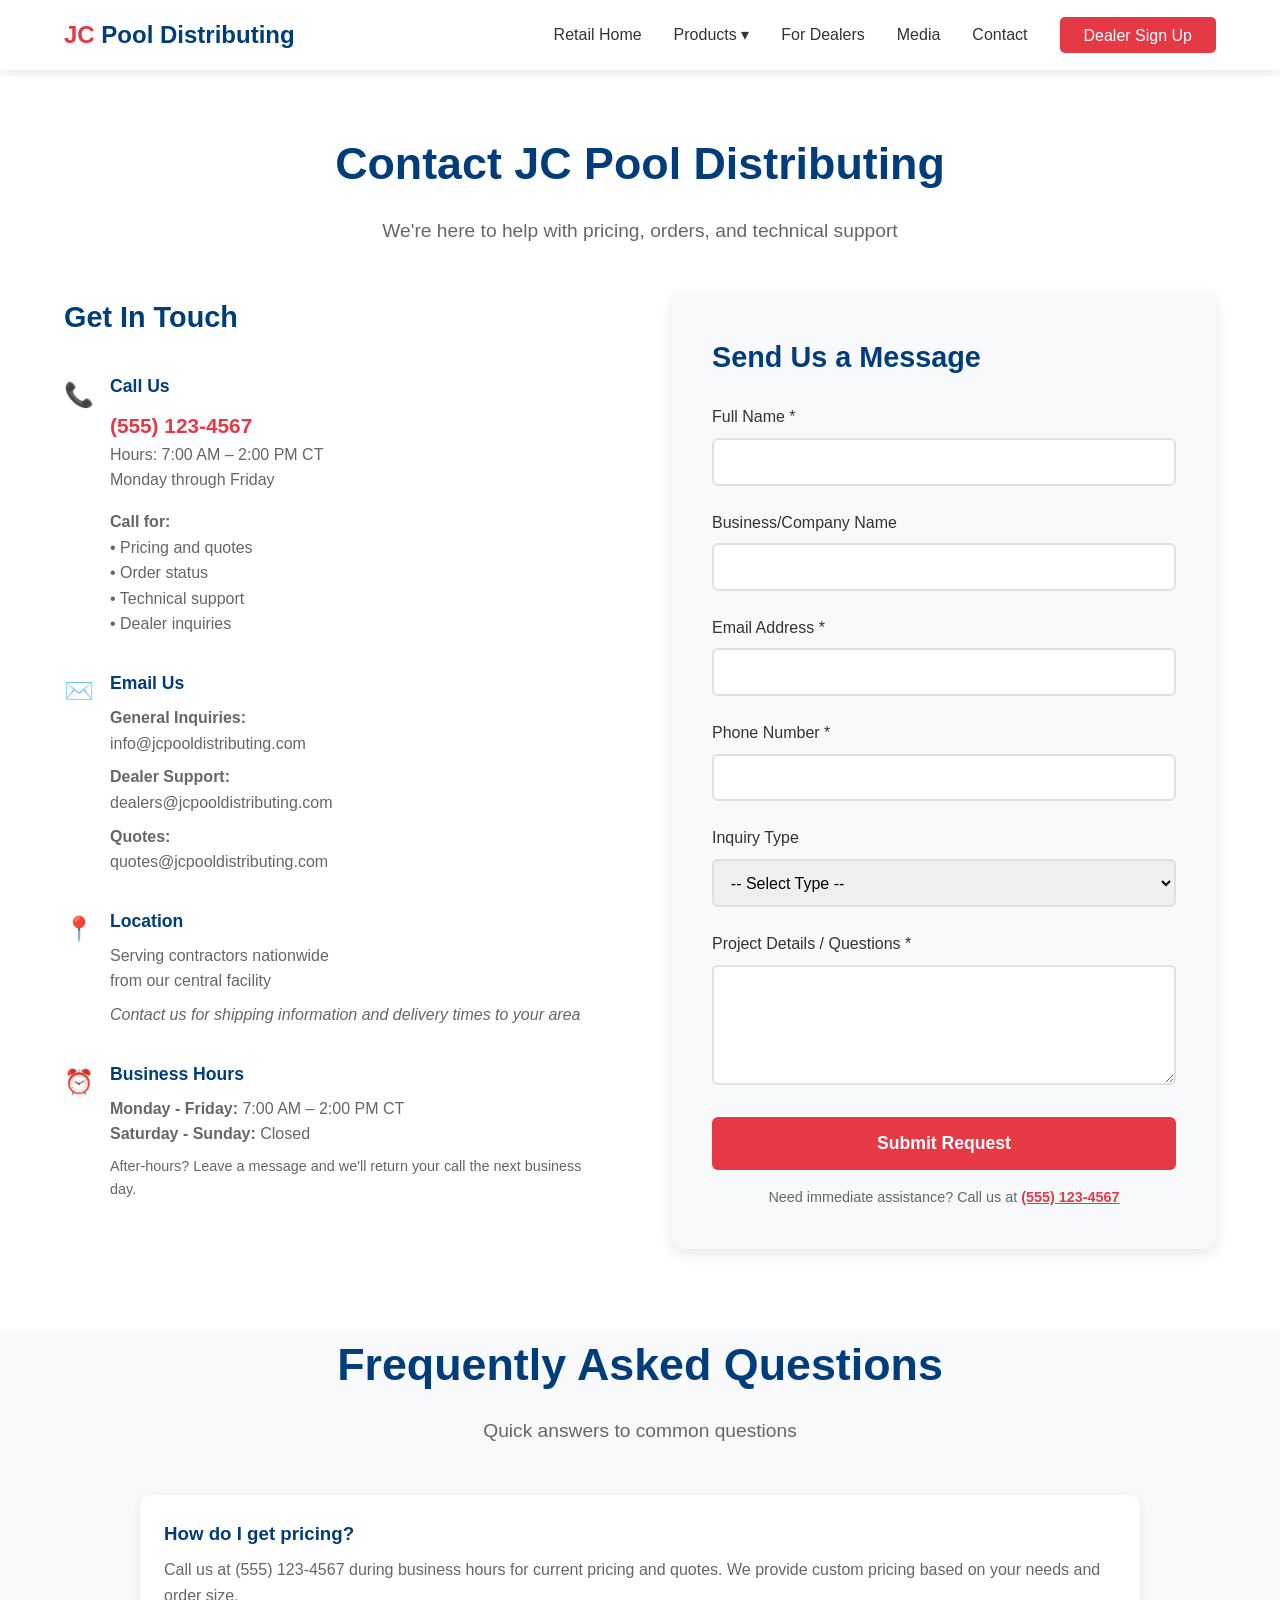
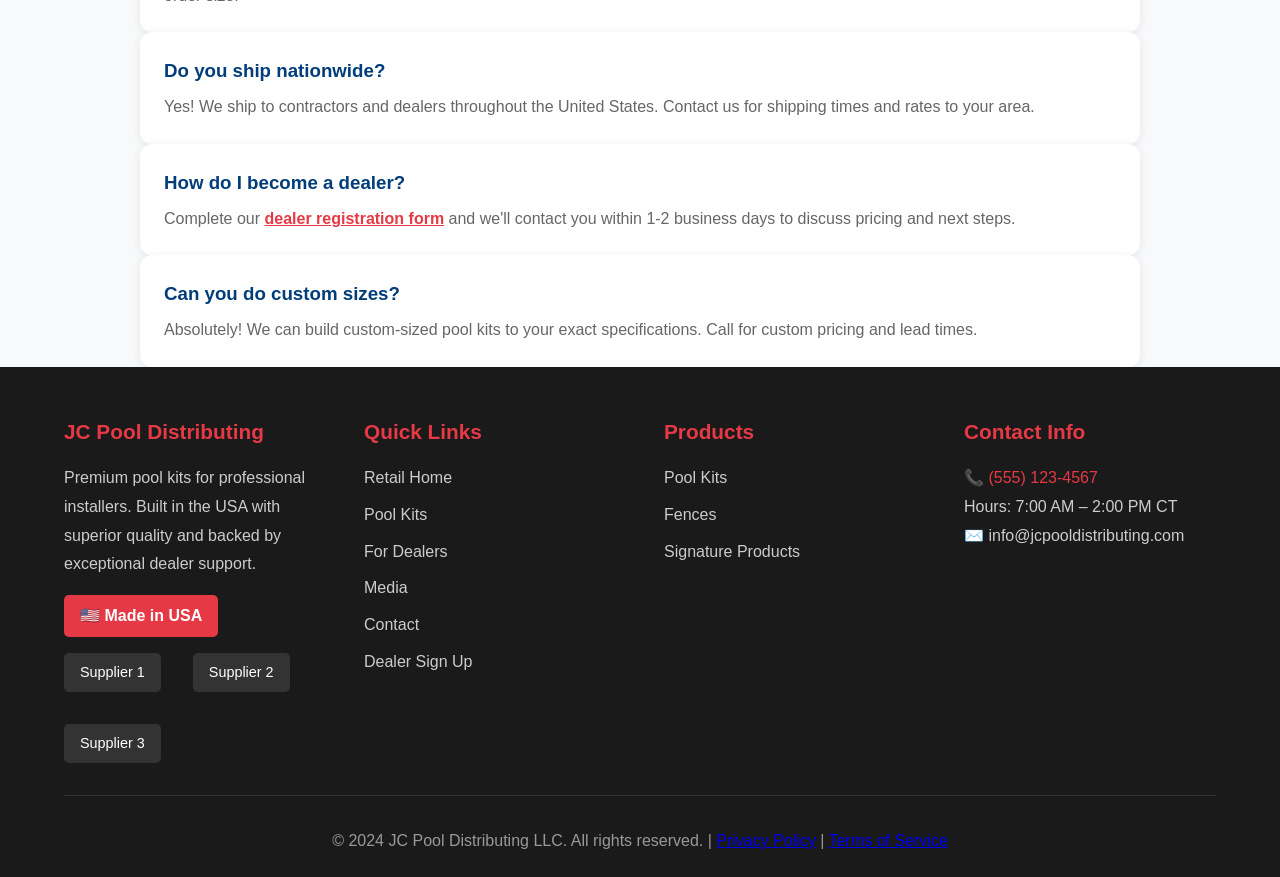
<file: contact.html>
<!DOCTYPE html>
<html lang="en">
<head>
    <meta charset="UTF-8">
    <meta name="viewport" content="width=device-width, initial-scale=1.0">
    <title>Contact Us - JC Pool Distributing LLC</title>
    <link rel="stylesheet" href="styles.css">
</head>
<body>
    <!-- Navigation -->
    <nav>
        <div class="nav-container">
            <div class="logo">
                <span class="logo-highlight">JC</span> Pool Distributing
            </div>
            <ul class="nav-links">
                <li><a href="index.html">Retail Home</a></li>
                <li class="dropdown">
                    <a href="#products">Products ▾</a>
                    <div class="dropdown-content">
                        <a href="pool-kits.html">Pool Kits</a>
                        <a href="fences.html">Fences</a>
                        <a href="signature-products.html">Signature Products</a>
                    </div>
                </li>
                <li><a href="for-dealers.html">For Dealers</a></li>
                <li><a href="media.html">Media</a></li>
                <li><a href="contact.html">Contact</a></li>
                <li><a href="dealer-signup.html" class="nav-cta">Dealer Sign Up</a></li>
            </ul>
        </div>
    </nav>

    <!-- Contact Section -->
    <section class="contact" style="padding-top: 8rem;">
        <div class="section-title">
            <h2>Contact JC Pool Distributing</h2>
            <p>We're here to help with pricing, orders, and technical support</p>
        </div>

        <div class="contact-container">
            <div class="contact-info">
                <h3>Get In Touch</h3>

                <div class="contact-item">
                    <div class="contact-icon">📞</div>
                    <div class="contact-details">
                        <h4>Call Us</h4>
                        <a href="tel:+15551234567">(555) 123-4567</a>
                        <p>Hours: 7:00 AM – 2:00 PM CT<br>Monday through Friday</p>
                        <p style="margin-top: 1rem;"><strong>Call for:</strong><br>
                        • Pricing and quotes<br>
                        • Order status<br>
                        • Technical support<br>
                        • Dealer inquiries</p>
                    </div>
                </div>

                <div class="contact-item">
                    <div class="contact-icon">✉️</div>
                    <div class="contact-details">
                        <h4>Email Us</h4>
                        <p><strong>General Inquiries:</strong><br>info@jcpooldistributing.com</p>
                        <p style="margin-top: 0.5rem;"><strong>Dealer Support:</strong><br>dealers@jcpooldistributing.com</p>
                        <p style="margin-top: 0.5rem;"><strong>Quotes:</strong><br>quotes@jcpooldistributing.com</p>
                    </div>
                </div>

                <div class="contact-item">
                    <div class="contact-icon">📍</div>
                    <div class="contact-details">
                        <h4>Location</h4>
                        <p>Serving contractors nationwide<br>from our central facility</p>
                        <p style="margin-top: 0.5rem; font-style: italic;">Contact us for shipping information and delivery times to your area</p>
                    </div>
                </div>

                <div class="contact-item">
                    <div class="contact-icon">⏰</div>
                    <div class="contact-details">
                        <h4>Business Hours</h4>
                        <p><strong>Monday - Friday:</strong> 7:00 AM – 2:00 PM CT<br>
                        <strong>Saturday - Sunday:</strong> Closed</p>
                        <p style="margin-top: 0.5rem; font-size: 0.9rem;">After-hours? Leave a message and we'll return your call the next business day.</p>
                    </div>
                </div>
            </div>

            <div class="contact-form">
                <h3>Send Us a Message</h3>
                <form>
                    <div class="form-group">
                        <label for="name">Full Name *</label>
                        <input type="text" id="name" name="name" required>
                    </div>

                    <div class="form-group">
                        <label for="business">Business/Company Name</label>
                        <input type="text" id="business" name="business">
                    </div>

                    <div class="form-group">
                        <label for="email">Email Address *</label>
                        <input type="email" id="email" name="email" required>
                    </div>

                    <div class="form-group">
                        <label for="phone">Phone Number *</label>
                        <input type="tel" id="phone" name="phone" required>
                    </div>

                    <div class="form-group">
                        <label for="inquiry">Inquiry Type</label>
                        <select id="inquiry" name="inquiry">
                            <option value="">-- Select Type --</option>
                            <option value="pricing">Pricing & Quotes</option>
                            <option value="dealer">Dealer Inquiries</option>
                            <option value="technical">Technical Support</option>
                            <option value="order">Order Status</option>
                            <option value="general">General Questions</option>
                        </select>
                    </div>

                    <div class="form-group">
                        <label for="project">Project Details / Questions *</label>
                        <textarea id="project" name="project" required></textarea>
                    </div>

                    <button type="submit" class="submit-button">Submit Request</button>

                    <p style="text-align: center; margin-top: 1rem; color: #666; font-size: 0.9rem;">
                        Need immediate assistance? Call us at <a href="tel:+15551234567" style="color: #e63946; font-weight: 600;">(555) 123-4567</a>
                    </p>
                </form>
            </div>
        </div>
    </section>

    <!-- FAQ Section -->
    <section class="features" style="background: #f8f9fa;">
        <div class="section-title">
            <h2>Frequently Asked Questions</h2>
            <p>Quick answers to common questions</p>
        </div>

        <div class="features-grid" style="max-width: 1000px; margin: 3rem auto 0; grid-template-columns: 1fr;">
            <div style="text-align: left; padding: 1.5rem; background: white; border-radius: 12px; box-shadow: 0 2px 10px rgba(0,0,0,0.08);">
                <h3 style="color: #003d7a; margin-bottom: 0.5rem;">How do I get pricing?</h3>
                <p style="color: #666; margin: 0;">Call us at (555) 123-4567 during business hours for current pricing and quotes. We provide custom pricing based on your needs and order size.</p>
            </div>

            <div style="text-align: left; padding: 1.5rem; background: white; border-radius: 12px; box-shadow: 0 2px 10px rgba(0,0,0,0.08);">
                <h3 style="color: #003d7a; margin-bottom: 0.5rem;">Do you ship nationwide?</h3>
                <p style="color: #666; margin: 0;">Yes! We ship to contractors and dealers throughout the United States. Contact us for shipping times and rates to your area.</p>
            </div>

            <div style="text-align: left; padding: 1.5rem; background: white; border-radius: 12px; box-shadow: 0 2px 10px rgba(0,0,0,0.08);">
                <h3 style="color: #003d7a; margin-bottom: 0.5rem;">How do I become a dealer?</h3>
                <p style="color: #666; margin: 0;">Complete our <a href="dealer-signup.html" style="color: #e63946; font-weight: 600;">dealer registration form</a> and we'll contact you within 1-2 business days to discuss pricing and next steps.</p>
            </div>

            <div style="text-align: left; padding: 1.5rem; background: white; border-radius: 12px; box-shadow: 0 2px 10px rgba(0,0,0,0.08);">
                <h3 style="color: #003d7a; margin-bottom: 0.5rem;">Can you do custom sizes?</h3>
                <p style="color: #666; margin: 0;">Absolutely! We can build custom-sized pool kits to your exact specifications. Call for custom pricing and lead times.</p>
            </div>
        </div>
    </section>

    <!-- Footer -->
    <footer class="footer">
        <div class="footer-content">
            <div class="footer-section">
                <h3>JC Pool Distributing</h3>
                <p>Premium pool kits for professional installers. Built in the USA with superior quality and backed by exceptional dealer support.</p>
                <div class="made-in-usa">🇺🇸 Made in USA</div>
                <div class="supplier-logos">
                    <div class="supplier-logo">Supplier 1</div>
                    <div class="supplier-logo">Supplier 2</div>
                    <div class="supplier-logo">Supplier 3</div>
                </div>
            </div>

            <div class="footer-section">
                <h3>Quick Links</h3>
                <ul class="footer-links">
                    <li><a href="index.html">Retail Home</a></li>
                    <li><a href="pool-kits.html">Pool Kits</a></li>
                    <li><a href="for-dealers.html">For Dealers</a></li>
                    <li><a href="media.html">Media</a></li>
                    <li><a href="contact.html">Contact</a></li>
                    <li><a href="dealer-signup.html">Dealer Sign Up</a></li>
                </ul>
            </div>

            <div class="footer-section">
                <h3>Products</h3>
                <ul class="footer-links">
                    <li><a href="pool-kits.html">Pool Kits</a></li>
                    <li><a href="fences.html">Fences</a></li>
                    <li><a href="signature-products.html">Signature Products</a></li>
                </ul>
            </div>

            <div class="footer-section">
                <h3>Contact Info</h3>
                <p>📞 <a href="tel:+15551234567" style="color: #e63946;">(555) 123-4567</a></p>
                <p>Hours: 7:00 AM – 2:00 PM CT</p>
                <p>✉️ info@jcpooldistributing.com</p>
            </div>
        </div>

        <div class="footer-bottom">
            <p>&copy; 2024 JC Pool Distributing LLC. All rights reserved. | <a href="#">Privacy Policy</a> | <a href="#">Terms of Service</a></p>
        </div>
    </footer>

</body>
</html>
</file>
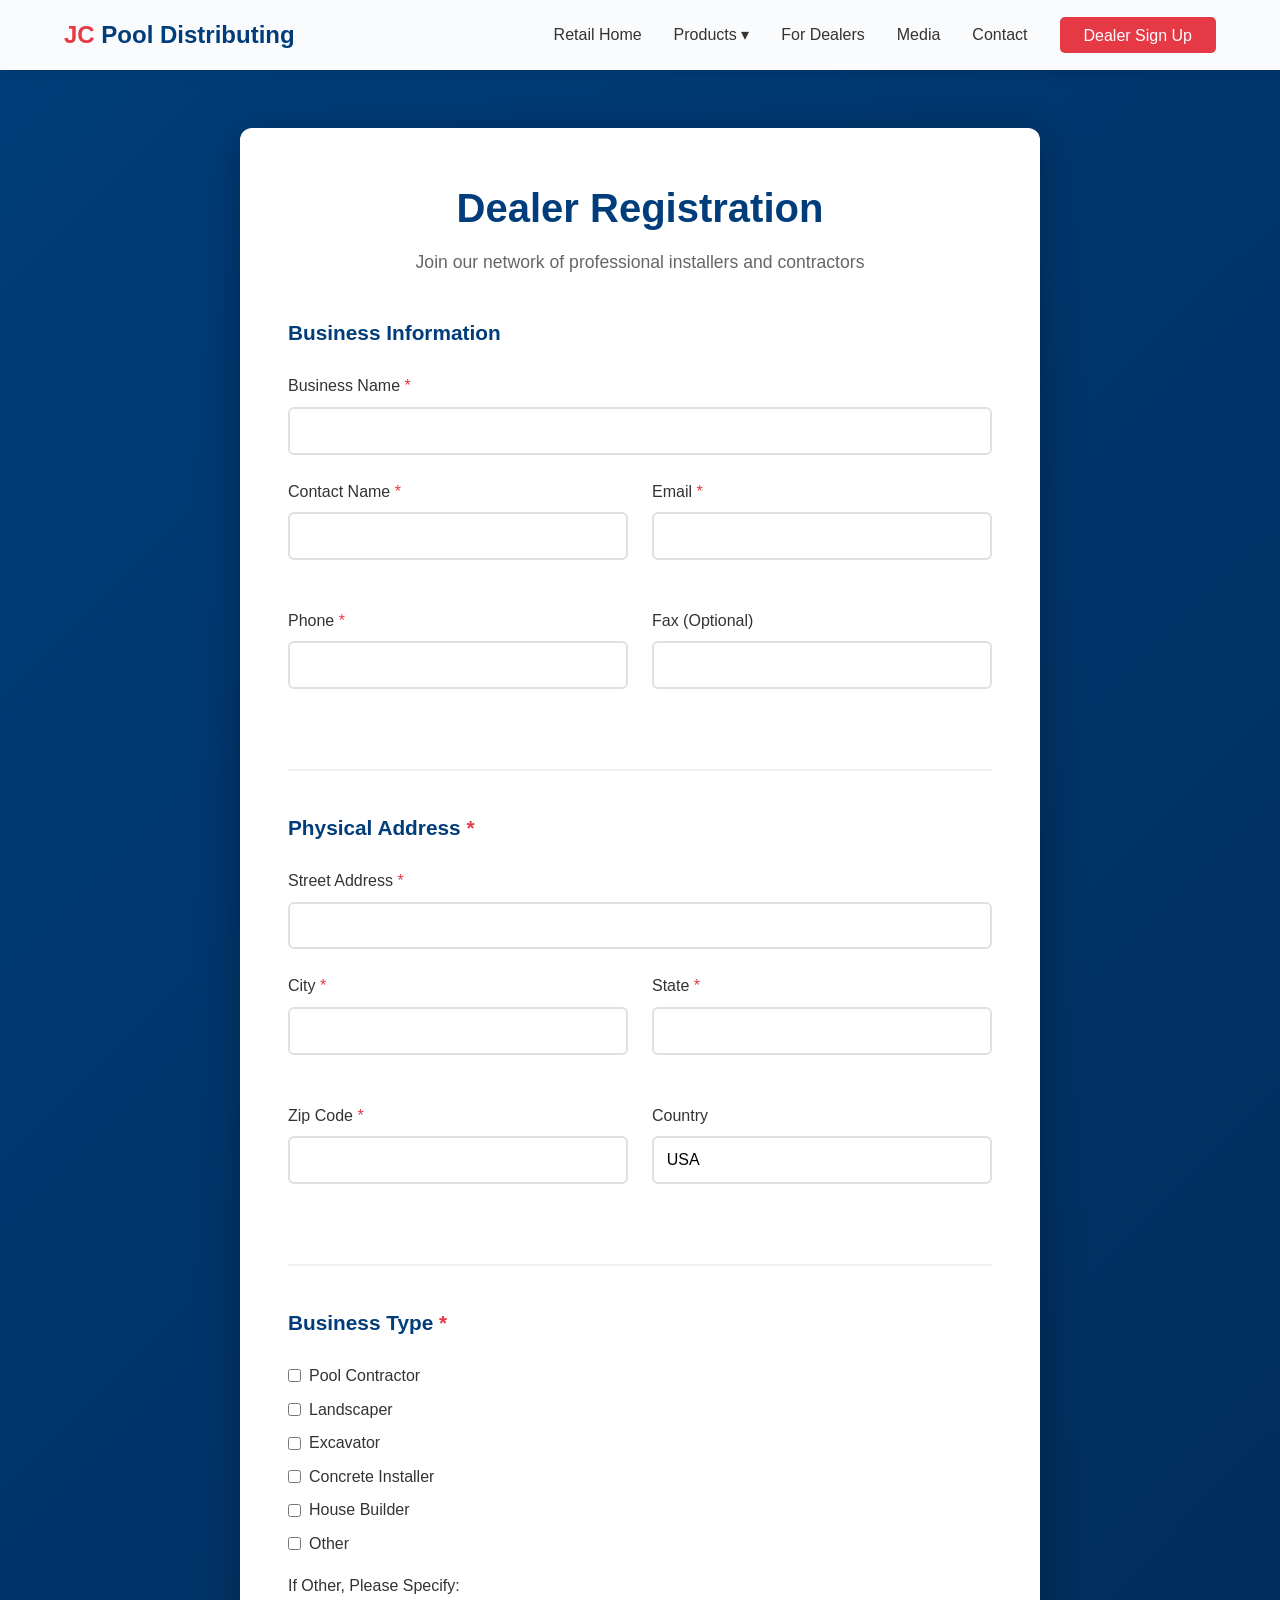
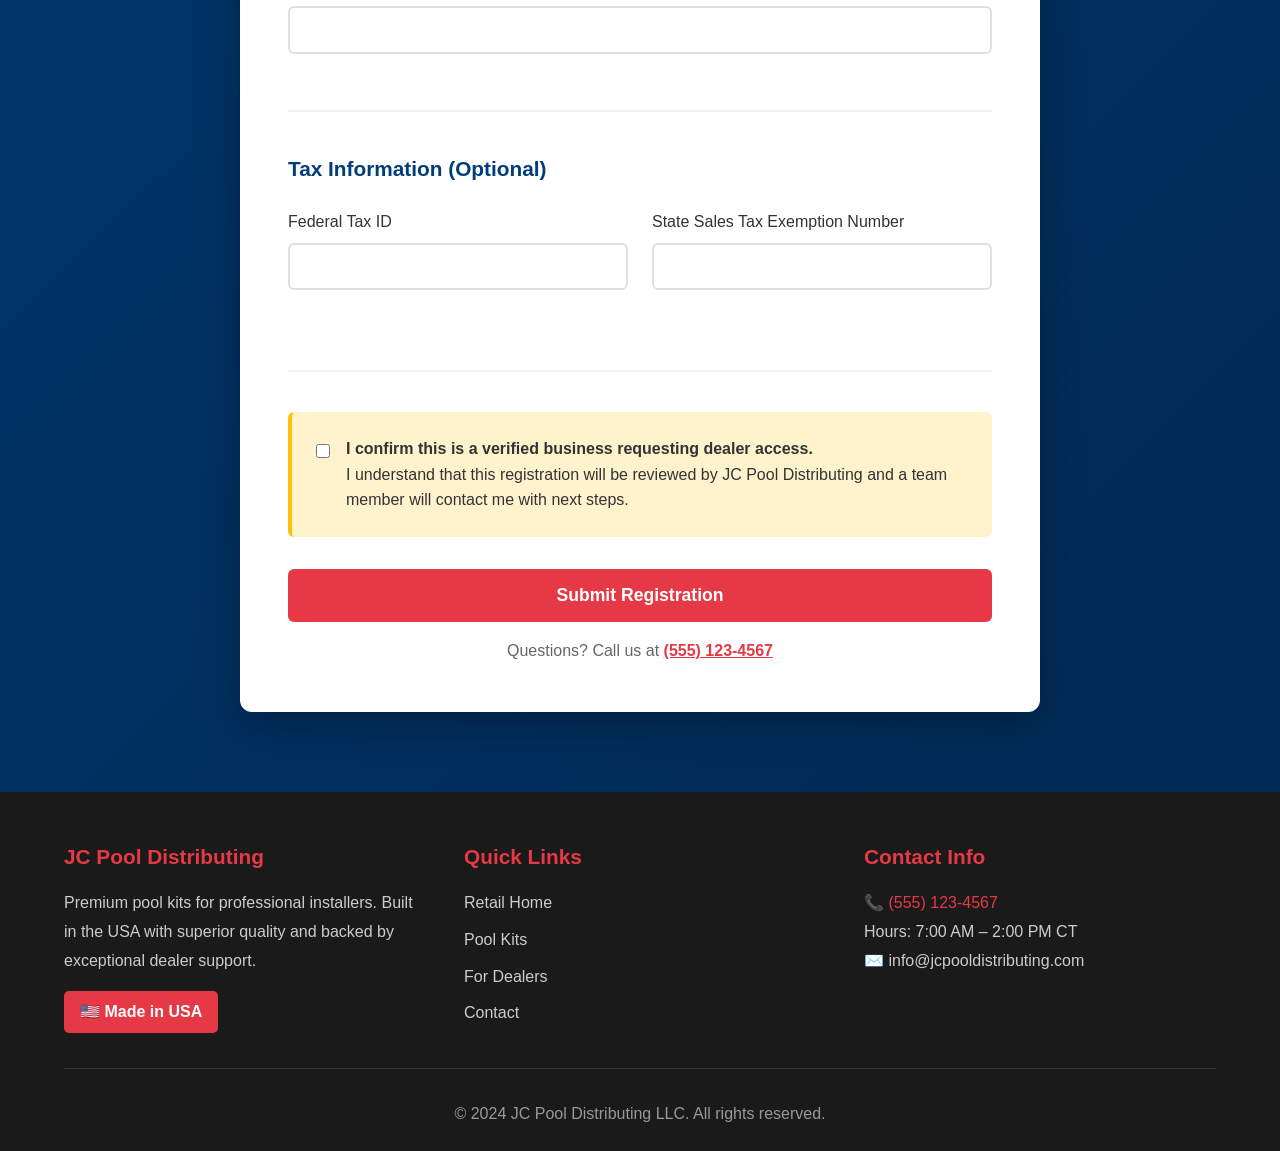
<file: dealer-signup.html>
<!DOCTYPE html>
<html lang="en">
<head>
    <meta charset="UTF-8">
    <meta name="viewport" content="width=device-width, initial-scale=1.0">
    <title>Dealer Sign Up - JC Pool Distributing LLC</title>
    <link rel="stylesheet" href="styles.css">
    <style>
        .signup-section {
            padding: 8rem 5% 5rem;
            background: linear-gradient(135deg, #003d7a 0%, #002a54 100%);
            min-height: 100vh;
        }

        .signup-container {
            max-width: 800px;
            margin: 0 auto;
            background: white;
            padding: 3rem;
            border-radius: 12px;
            box-shadow: 0 10px 40px rgba(0,0,0,0.3);
        }

        .signup-header {
            text-align: center;
            margin-bottom: 2.5rem;
        }

        .signup-header h1 {
            font-size: 2.5rem;
            color: #003d7a;
            margin-bottom: 0.5rem;
        }

        .signup-header p {
            color: #666;
            font-size: 1.1rem;
        }

        .form-section {
            margin-bottom: 2.5rem;
            padding-bottom: 2rem;
            border-bottom: 2px solid #f0f0f0;
        }

        .form-section:last-of-type {
            border-bottom: none;
        }

        .form-section h3 {
            color: #003d7a;
            margin-bottom: 1.5rem;
            font-size: 1.3rem;
        }

        .form-row {
            display: grid;
            grid-template-columns: 1fr 1fr;
            gap: 1.5rem;
            margin-bottom: 1.5rem;
        }

        .form-row-full {
            margin-bottom: 1.5rem;
        }

        .required {
            color: #e63946;
        }

        .approval-checkbox {
            background: #fff3cd;
            border-left: 4px solid #ffc107;
            padding: 1.5rem;
            border-radius: 6px;
            margin: 2rem 0;
        }

        .approval-checkbox label {
            display: flex;
            align-items: start;
            gap: 1rem;
            cursor: pointer;
        }

        .approval-checkbox input[type="checkbox"] {
            margin-top: 0.3rem;
            width: 20px;
            height: 20px;
            cursor: pointer;
        }

        .submit-section {
            text-align: center;
            margin-top: 2rem;
        }

        @media (max-width: 768px) {
            .form-row {
                grid-template-columns: 1fr;
            }

            .signup-container {
                padding: 2rem 1.5rem;
            }

            .signup-header h1 {
                font-size: 2rem;
            }
        }
    </style>
</head>
<body>
    <!-- Navigation -->
    <nav>
        <div class="nav-container">
            <div class="logo">
                <span class="logo-highlight">JC</span> Pool Distributing
            </div>
            <ul class="nav-links">
                <li><a href="index.html">Retail Home</a></li>
                <li class="dropdown">
                    <a href="#products">Products ▾</a>
                    <div class="dropdown-content">
                        <a href="pool-kits.html">Pool Kits</a>
                        <a href="fences.html">Fences</a>
                        <a href="signature-products.html">Signature Products</a>
                    </div>
                </li>
                <li><a href="for-dealers.html">For Dealers</a></li>
                <li><a href="media.html">Media</a></li>
                <li><a href="contact.html">Contact</a></li>
                <li><a href="dealer-signup.html" class="nav-cta">Dealer Sign Up</a></li>
            </ul>
        </div>
    </nav>

    <!-- Dealer Signup Section -->
    <section class="signup-section">
        <div class="signup-container">
            <div class="signup-header">
                <h1>Dealer Registration</h1>
                <p>Join our network of professional installers and contractors</p>
            </div>

            <form id="dealerSignupForm">
                <!-- Business Information -->
                <div class="form-section">
                    <h3>Business Information</h3>

                    <div class="form-row-full">
                        <div class="form-group">
                            <label for="businessName">Business Name <span class="required">*</span></label>
                            <input type="text" id="businessName" name="businessName" required>
                        </div>
                    </div>

                    <div class="form-row">
                        <div class="form-group">
                            <label for="contactName">Contact Name <span class="required">*</span></label>
                            <input type="text" id="contactName" name="contactName" required>
                        </div>

                        <div class="form-group">
                            <label for="email">Email <span class="required">*</span></label>
                            <input type="email" id="email" name="email" required>
                        </div>
                    </div>

                    <div class="form-row">
                        <div class="form-group">
                            <label for="phone">Phone <span class="required">*</span></label>
                            <input type="tel" id="phone" name="phone" required>
                        </div>

                        <div class="form-group">
                            <label for="fax">Fax (Optional)</label>
                            <input type="tel" id="fax" name="fax">
                        </div>
                    </div>
                </div>

                <!-- Physical Address -->
                <div class="form-section">
                    <h3>Physical Address <span class="required">*</span></h3>

                    <div class="form-row-full">
                        <div class="form-group">
                            <label for="street">Street Address <span class="required">*</span></label>
                            <input type="text" id="street" name="street" required>
                        </div>
                    </div>

                    <div class="form-row">
                        <div class="form-group">
                            <label for="city">City <span class="required">*</span></label>
                            <input type="text" id="city" name="city" required>
                        </div>

                        <div class="form-group">
                            <label for="state">State <span class="required">*</span></label>
                            <input type="text" id="state" name="state" required>
                        </div>
                    </div>

                    <div class="form-row">
                        <div class="form-group">
                            <label for="zip">Zip Code <span class="required">*</span></label>
                            <input type="text" id="zip" name="zip" required>
                        </div>

                        <div class="form-group">
                            <label for="country">Country</label>
                            <input type="text" id="country" name="country" value="USA">
                        </div>
                    </div>
                </div>

                <!-- Business Type -->
                <div class="form-section">
                    <h3>Business Type <span class="required">*</span></h3>

                    <div class="checkbox-group">
                        <label>
                            <input type="checkbox" name="businessType" value="pool-contractor">
                            Pool Contractor
                        </label>
                        <label>
                            <input type="checkbox" name="businessType" value="landscaper">
                            Landscaper
                        </label>
                        <label>
                            <input type="checkbox" name="businessType" value="excavator">
                            Excavator
                        </label>
                        <label>
                            <input type="checkbox" name="businessType" value="concrete-installer">
                            Concrete Installer
                        </label>
                        <label>
                            <input type="checkbox" name="businessType" value="house-builder">
                            House Builder
                        </label>
                        <label>
                            <input type="checkbox" name="businessType" value="other">
                            Other
                        </label>
                    </div>

                    <div class="form-row-full" style="margin-top: 1rem;">
                        <div class="form-group">
                            <label for="otherType">If Other, Please Specify:</label>
                            <input type="text" id="otherType" name="otherType">
                        </div>
                    </div>
                </div>

                <!-- Tax Information (Optional) -->
                <div class="form-section">
                    <h3>Tax Information (Optional)</h3>

                    <div class="form-row">
                        <div class="form-group">
                            <label for="taxId">Federal Tax ID</label>
                            <input type="text" id="taxId" name="taxId">
                        </div>

                        <div class="form-group">
                            <label for="salesTaxExempt">State Sales Tax Exemption Number</label>
                            <input type="text" id="salesTaxExempt" name="salesTaxExempt">
                        </div>
                    </div>
                </div>

                <!-- Approval Checkbox -->
                <div class="approval-checkbox">
                    <label>
                        <input type="checkbox" id="approval" name="approval" required>
                        <span>
                            <strong>I confirm this is a verified business requesting dealer access.</strong><br>
                            I understand that this registration will be reviewed by JC Pool Distributing and a team member will contact me with next steps.
                        </span>
                    </label>
                </div>

                <!-- Submit Button -->
                <div class="submit-section">
                    <button type="submit" class="submit-button">Submit Registration</button>
                    <p style="margin-top: 1rem; color: #666;">
                        Questions? Call us at <a href="tel:+15551234567" style="color: #e63946; font-weight: 600;">(555) 123-4567</a>
                    </p>
                </div>
            </form>
        </div>
    </section>

    <!-- Footer -->
    <footer class="footer">
        <div class="footer-content">
            <div class="footer-section">
                <h3>JC Pool Distributing</h3>
                <p>Premium pool kits for professional installers. Built in the USA with superior quality and backed by exceptional dealer support.</p>
                <div class="made-in-usa">🇺🇸 Made in USA</div>
            </div>

            <div class="footer-section">
                <h3>Quick Links</h3>
                <ul class="footer-links">
                    <li><a href="index.html">Retail Home</a></li>
                    <li><a href="pool-kits.html">Pool Kits</a></li>
                    <li><a href="for-dealers.html">For Dealers</a></li>
                    <li><a href="contact.html">Contact</a></li>
                </ul>
            </div>

            <div class="footer-section">
                <h3>Contact Info</h3>
                <p>📞 <a href="tel:+15551234567" style="color: #e63946;">(555) 123-4567</a></p>
                <p>Hours: 7:00 AM – 2:00 PM CT</p>
                <p>✉️ info@jcpooldistributing.com</p>
            </div>
        </div>

        <div class="footer-bottom">
            <p>&copy; 2024 JC Pool Distributing LLC. All rights reserved.</p>
        </div>
    </footer>

    <script>
        document.getElementById('dealerSignupForm').addEventListener('submit', function(e) {
            e.preventDefault();

            // In a real implementation, this would send data to a backend
            alert('Thank you — your registration has been received. A team member will contact you with next steps.');

            // Optionally redirect to a thank you page
            // window.location.href = 'thank-you.html';
        });
    </script>

</body>
</html>
</file>
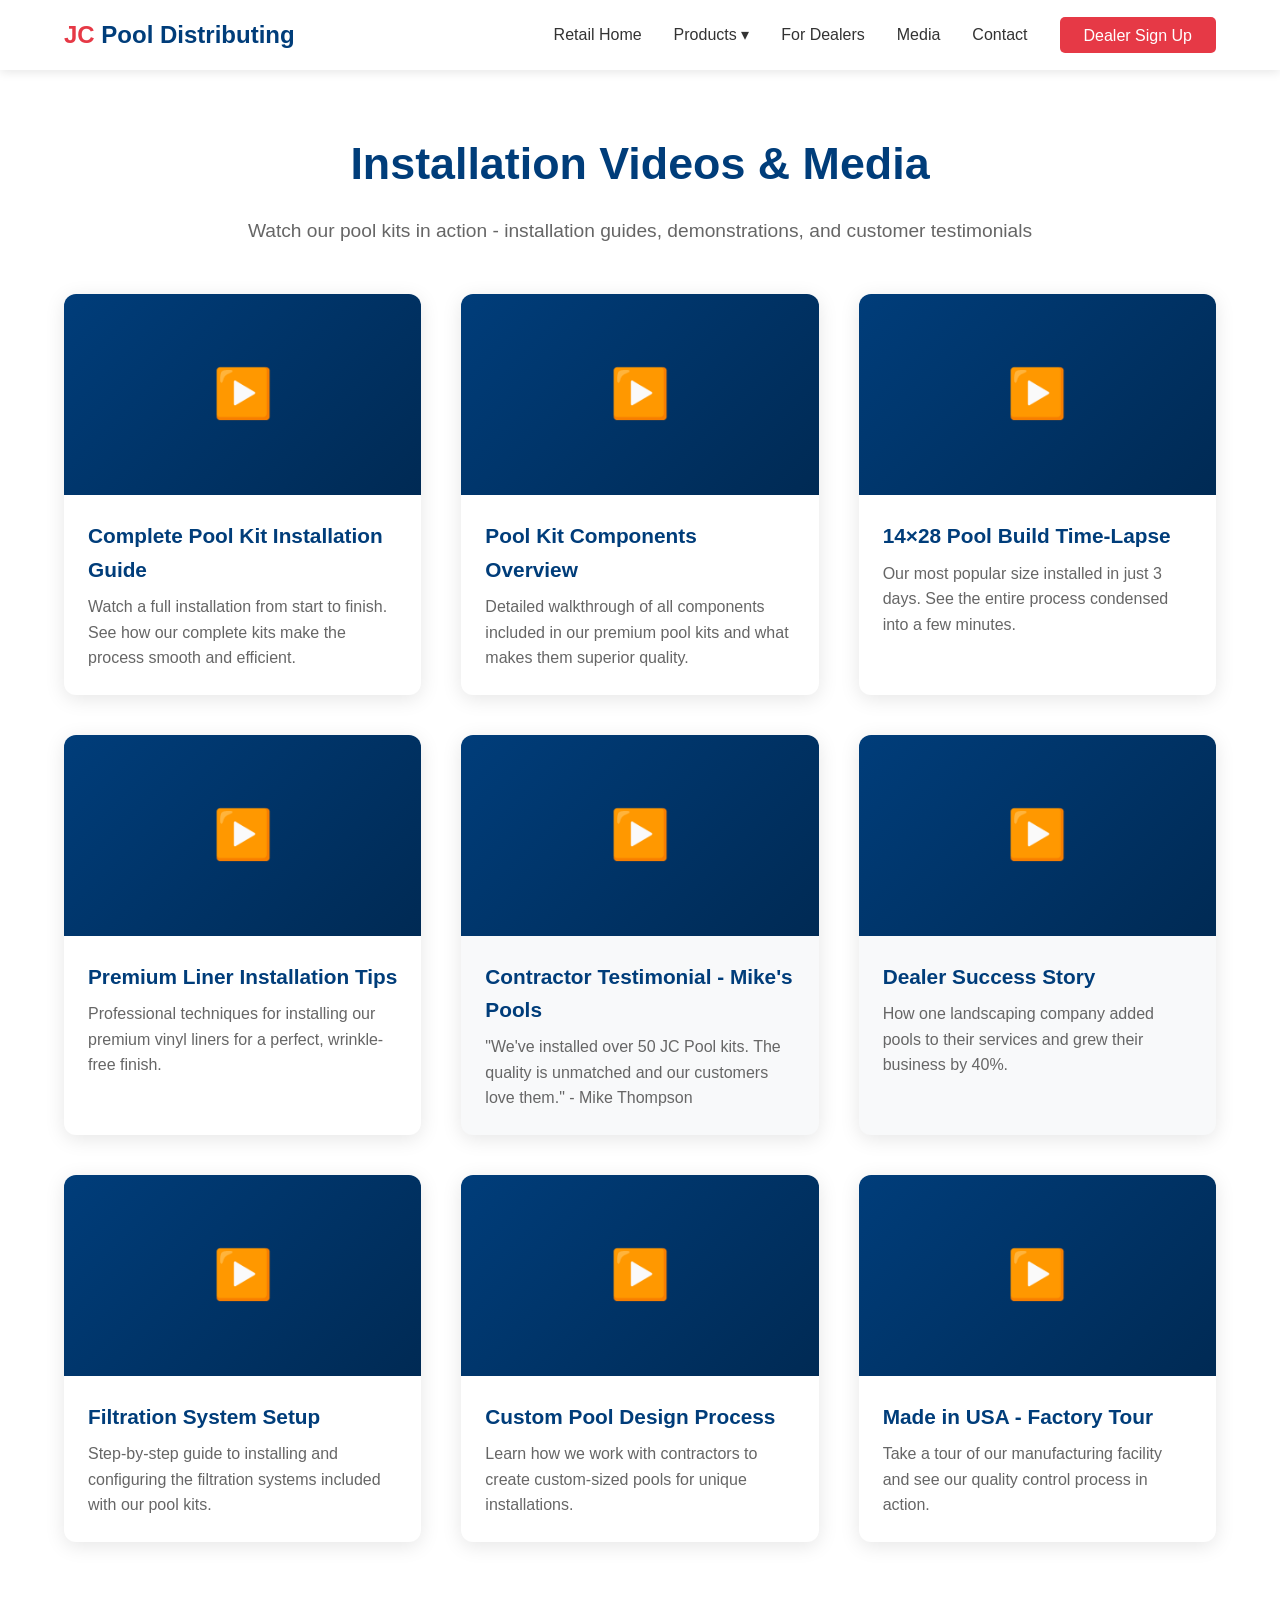
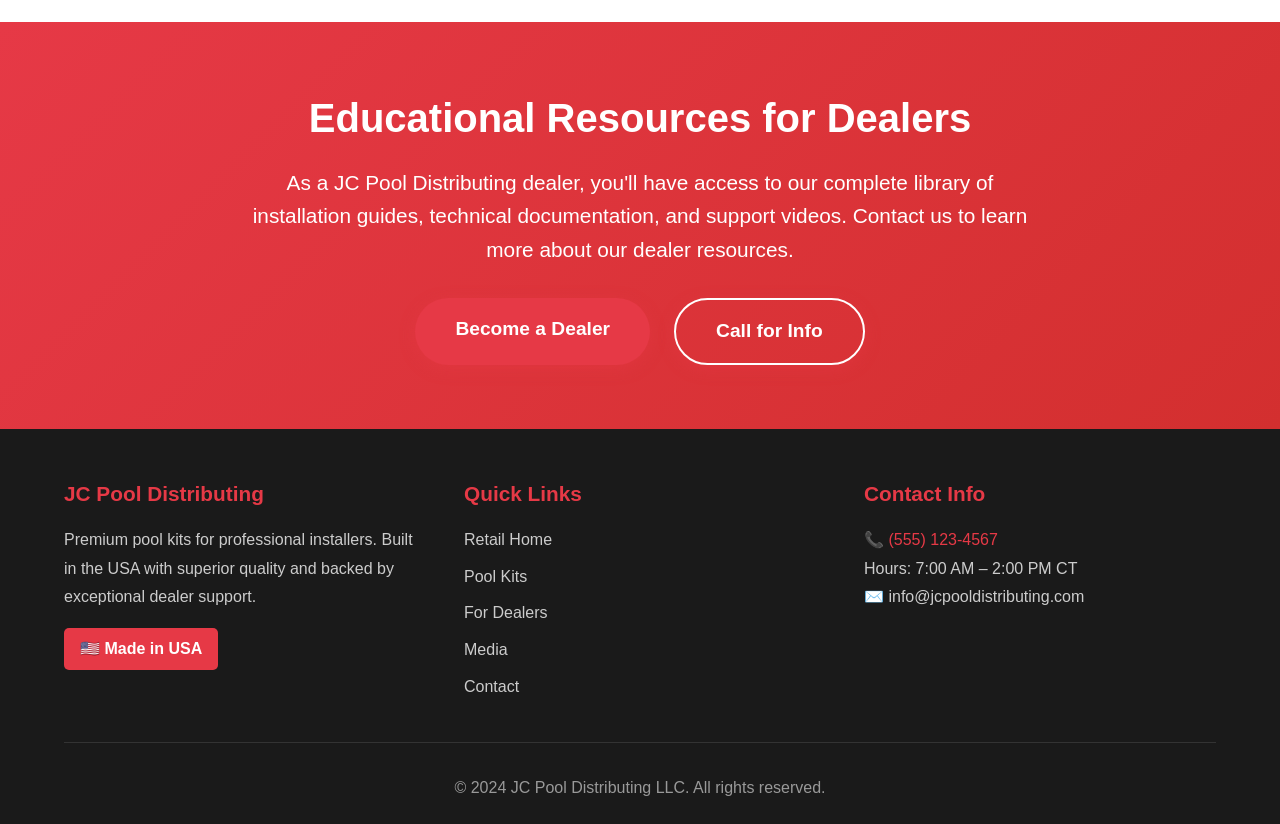
<file: media.html>
<!DOCTYPE html>
<html lang="en">
<head>
    <meta charset="UTF-8">
    <meta name="viewport" content="width=device-width, initial-scale=1.0">
    <title>Media - JC Pool Distributing LLC</title>
    <link rel="stylesheet" href="styles.css">
    <style>
        .media-section {
            padding: 8rem 5% 5rem;
            background: white;
        }

        .video-grid {
            display: grid;
            grid-template-columns: repeat(auto-fit, minmax(350px, 1fr));
            gap: 2.5rem;
            max-width: 1200px;
            margin: 3rem auto 0;
        }

        .video-card {
            background: white;
            border-radius: 12px;
            overflow: hidden;
            box-shadow: 0 4px 20px rgba(0,0,0,0.1);
            transition: all 0.3s;
        }

        .video-card:hover {
            transform: translateY(-5px);
            box-shadow: 0 8px 30px rgba(0,61,122,0.2);
        }

        .video-thumbnail {
            width: 100%;
            aspect-ratio: 16/9;
            background: linear-gradient(135deg, #003d7a 0%, #002a54 100%);
            display: flex;
            align-items: center;
            justify-content: center;
            font-size: 3rem;
            color: white;
            cursor: pointer;
        }

        .video-info {
            padding: 1.5rem;
        }

        .video-info h3 {
            color: #003d7a;
            margin-bottom: 0.5rem;
            font-size: 1.3rem;
        }

        .video-info p {
            color: #666;
            line-height: 1.6;
        }

        .testimonial-video {
            background: #f8f9fa;
        }

        @media (max-width: 768px) {
            .video-grid {
                grid-template-columns: 1fr;
            }
        }
    </style>
</head>
<body>
    <!-- Navigation -->
    <nav>
        <div class="nav-container">
            <div class="logo">
                <span class="logo-highlight">JC</span> Pool Distributing
            </div>
            <ul class="nav-links">
                <li><a href="index.html">Retail Home</a></li>
                <li class="dropdown">
                    <a href="#products">Products ▾</a>
                    <div class="dropdown-content">
                        <a href="pool-kits.html">Pool Kits</a>
                        <a href="fences.html">Fences</a>
                        <a href="signature-products.html">Signature Products</a>
                    </div>
                </li>
                <li><a href="for-dealers.html">For Dealers</a></li>
                <li><a href="media.html">Media</a></li>
                <li><a href="contact.html">Contact</a></li>
                <li><a href="dealer-signup.html" class="nav-cta">Dealer Sign Up</a></li>
            </ul>
        </div>
    </nav>

    <!-- Media Section -->
    <section class="media-section">
        <div class="section-title">
            <h2>Installation Videos & Media</h2>
            <p>Watch our pool kits in action - installation guides, demonstrations, and customer testimonials</p>
        </div>

        <div class="video-grid">
            <!-- Installation Video 1 -->
            <div class="video-card">
                <div class="video-thumbnail">
                    ▶️
                </div>
                <div class="video-info">
                    <h3>Complete Pool Kit Installation Guide</h3>
                    <p>Watch a full installation from start to finish. See how our complete kits make the process smooth and efficient.</p>
                </div>
            </div>

            <!-- Product Demo -->
            <div class="video-card">
                <div class="video-thumbnail">
                    ▶️
                </div>
                <div class="video-info">
                    <h3>Pool Kit Components Overview</h3>
                    <p>Detailed walkthrough of all components included in our premium pool kits and what makes them superior quality.</p>
                </div>
            </div>

            <!-- Time-Lapse Build -->
            <div class="video-card">
                <div class="video-thumbnail">
                    ▶️
                </div>
                <div class="video-info">
                    <h3>14×28 Pool Build Time-Lapse</h3>
                    <p>Our most popular size installed in just 3 days. See the entire process condensed into a few minutes.</p>
                </div>
            </div>

            <!-- Liner Installation -->
            <div class="video-card">
                <div class="video-thumbnail">
                    ▶️
                </div>
                <div class="video-info">
                    <h3>Premium Liner Installation Tips</h3>
                    <p>Professional techniques for installing our premium vinyl liners for a perfect, wrinkle-free finish.</p>
                </div>
            </div>

            <!-- Testimonial 1 -->
            <div class="video-card testimonial-video">
                <div class="video-thumbnail">
                    ▶️
                </div>
                <div class="video-info">
                    <h3>Contractor Testimonial - Mike's Pools</h3>
                    <p>"We've installed over 50 JC Pool kits. The quality is unmatched and our customers love them." - Mike Thompson</p>
                </div>
            </div>

            <!-- Testimonial 2 -->
            <div class="video-card testimonial-video">
                <div class="video-thumbnail">
                    ▶️
                </div>
                <div class="video-info">
                    <h3>Dealer Success Story</h3>
                    <p>How one landscaping company added pools to their services and grew their business by 40%.</p>
                </div>
            </div>

            <!-- Technical Guide -->
            <div class="video-card">
                <div class="video-thumbnail">
                    ▶️
                </div>
                <div class="video-info">
                    <h3>Filtration System Setup</h3>
                    <p>Step-by-step guide to installing and configuring the filtration systems included with our pool kits.</p>
                </div>
            </div>

            <!-- Custom Build -->
            <div class="video-card">
                <div class="video-thumbnail">
                    ▶️
                </div>
                <div class="video-info">
                    <h3>Custom Pool Design Process</h3>
                    <p>Learn how we work with contractors to create custom-sized pools for unique installations.</p>
                </div>
            </div>

            <!-- Quality Control -->
            <div class="video-card">
                <div class="video-thumbnail">
                    ▶️
                </div>
                <div class="video-info">
                    <h3>Made in USA - Factory Tour</h3>
                    <p>Take a tour of our manufacturing facility and see our quality control process in action.</p>
                </div>
            </div>
        </div>
    </section>

    <!-- Educational Resources -->
    <section class="special-message">
        <h2>Educational Resources for Dealers</h2>
        <p style="max-width: 800px; margin: 1rem auto 2rem;">
            As a JC Pool Distributing dealer, you'll have access to our complete library of installation guides, technical documentation, and support videos. Contact us to learn more about our dealer resources.
        </p>
        <div class="cta-buttons">
            <a href="dealer-signup.html" class="cta-button">Become a Dealer</a>
            <a href="tel:+15551234567" class="cta-button secondary">Call for Info</a>
        </div>
    </section>

    <!-- Footer -->
    <footer class="footer">
        <div class="footer-content">
            <div class="footer-section">
                <h3>JC Pool Distributing</h3>
                <p>Premium pool kits for professional installers. Built in the USA with superior quality and backed by exceptional dealer support.</p>
                <div class="made-in-usa">🇺🇸 Made in USA</div>
            </div>

            <div class="footer-section">
                <h3>Quick Links</h3>
                <ul class="footer-links">
                    <li><a href="index.html">Retail Home</a></li>
                    <li><a href="pool-kits.html">Pool Kits</a></li>
                    <li><a href="for-dealers.html">For Dealers</a></li>
                    <li><a href="media.html">Media</a></li>
                    <li><a href="contact.html">Contact</a></li>
                </ul>
            </div>

            <div class="footer-section">
                <h3>Contact Info</h3>
                <p>📞 <a href="tel:+15551234567" style="color: #e63946;">(555) 123-4567</a></p>
                <p>Hours: 7:00 AM – 2:00 PM CT</p>
                <p>✉️ info@jcpooldistributing.com</p>
            </div>
        </div>

        <div class="footer-bottom">
            <p>&copy; 2024 JC Pool Distributing LLC. All rights reserved.</p>
        </div>
    </footer>

</body>
</html>
</file>
<file: styles.css>
* {
    margin: 0;
    padding: 0;
    box-sizing: border-box;
}

body {
    font-family: 'Segoe UI', Tahoma, Geneva, Verdana, sans-serif;
    line-height: 1.6;
    color: #333;
}

/* Navigation */
nav {
    position: fixed;
    top: 0;
    width: 100%;
    background: rgba(255, 255, 255, 0.98);
    padding: 1rem 5%;
    box-shadow: 0 2px 10px rgba(0,0,0,0.1);
    z-index: 1000;
}

.nav-container {
    display: flex;
    justify-content: space-between;
    align-items: center;
    max-width: 1400px;
    margin: 0 auto;
}

.logo {
    font-size: 1.5rem;
    font-weight: bold;
    color: #003d7a;
}

.logo-highlight {
    color: #e63946;
}

.nav-links {
    display: flex;
    gap: 2rem;
    list-style: none;
    align-items: center;
}

.nav-links a {
    text-decoration: none;
    color: #333;
    font-weight: 500;
    transition: color 0.3s;
}

.nav-links a:hover {
    color: #003d7a;
}

.nav-cta {
    background: #e63946;
    color: white !important;
    padding: 0.6rem 1.5rem;
    border-radius: 5px;
    transition: all 0.3s;
}

.nav-cta:hover {
    background: #d32f2f;
    transform: translateY(-2px);
}

/* Dropdown Menu */
.dropdown {
    position: relative;
}

.dropdown-content {
    display: none;
    position: absolute;
    top: 100%;
    left: 0;
    background: white;
    min-width: 200px;
    box-shadow: 0 4px 15px rgba(0,0,0,0.15);
    border-radius: 5px;
    margin-top: 0.5rem;
}

.dropdown:hover .dropdown-content {
    display: block;
}

.dropdown-content a {
    display: block;
    padding: 0.8rem 1.5rem;
    color: #333;
    text-decoration: none;
    transition: background 0.3s;
}

.dropdown-content a:hover {
    background: #f5f5f5;
    color: #003d7a;
}

/* Hero Section */
.hero {
    height: 100vh;
    background: linear-gradient(rgba(0, 61, 122, 0.4), rgba(0, 61, 122, 0.6)),
                url('https://images.unsplash.com/photo-1576013551627-0cc20b96c2a7?w=1920&q=80') center/cover no-repeat;
    display: flex;
    align-items: center;
    justify-content: center;
    text-align: center;
    color: white;
    padding: 0 5%;
}

.hero-short {
    height: 60vh;
    min-height: 400px;
}

.hero-content {
    max-width: 900px;
    animation: fadeInUp 1s ease-out;
}

.hero h1 {
    font-size: 3.5rem;
    margin-bottom: 1.5rem;
    font-weight: 700;
    text-shadow: 2px 2px 4px rgba(0,0,0,0.3);
}

.hero-tagline {
    font-size: 1.8rem;
    margin-bottom: 1rem;
    font-weight: 600;
    color: #ffd700;
}

.hero p {
    font-size: 1.3rem;
    margin-bottom: 2rem;
    text-shadow: 1px 1px 2px rgba(0,0,0,0.3);
}

.cta-buttons {
    display: flex;
    gap: 1.5rem;
    justify-content: center;
    flex-wrap: wrap;
}

.cta-button {
    display: inline-block;
    padding: 1rem 2.5rem;
    background: #e63946;
    color: white;
    text-decoration: none;
    font-size: 1.2rem;
    font-weight: 600;
    border-radius: 50px;
    transition: all 0.3s;
    box-shadow: 0 4px 15px rgba(230,57,70,0.4);
}

.cta-button:hover {
    background: #d32f2f;
    transform: translateY(-3px);
    box-shadow: 0 6px 20px rgba(230,57,70,0.6);
}

.cta-button.secondary {
    background: transparent;
    border: 2px solid white;
}

.cta-button.secondary:hover {
    background: white;
    color: #003d7a;
}

@keyframes fadeInUp {
    from {
        opacity: 0;
        transform: translateY(30px);
    }
    to {
        opacity: 1;
        transform: translateY(0);
    }
}

/* Value Proposition Section */
.value-prop {
    padding: 4rem 5%;
    background: #003d7a;
    color: white;
    text-align: center;
}

.value-prop h2 {
    font-size: 2.5rem;
    margin-bottom: 1rem;
}

.value-badges {
    display: flex;
    justify-content: center;
    gap: 3rem;
    margin-top: 2rem;
    flex-wrap: wrap;
}

.badge {
    font-size: 1.2rem;
    font-weight: 600;
}

/* Video Section */
.video-section {
    padding: 5rem 5%;
    background: white;
    text-align: center;
}

.section-title {
    text-align: center;
    margin-bottom: 3rem;
}

.section-title h2 {
    font-size: 2.8rem;
    color: #003d7a;
    margin-bottom: 1rem;
}

.section-title p {
    font-size: 1.2rem;
    color: #666;
}

.video-placeholder {
    max-width: 800px;
    margin: 0 auto 2rem;
    aspect-ratio: 16/9;
    background: #f0f0f0;
    border-radius: 12px;
    display: flex;
    align-items: center;
    justify-content: center;
    font-size: 3rem;
    color: #003d7a;
    cursor: pointer;
    transition: transform 0.3s;
}

.video-placeholder:hover {
    transform: scale(1.02);
}

/* Featured Product */
.featured-product {
    padding: 5rem 5%;
    background: #f8f9fa;
}

.product-showcase {
    max-width: 1200px;
    margin: 3rem auto 0;
    display: grid;
    grid-template-columns: 1fr 1fr;
    gap: 4rem;
    align-items: center;
}

.product-image {
    width: 100%;
    height: 400px;
    object-fit: cover;
    border-radius: 12px;
    box-shadow: 0 10px 40px rgba(0,0,0,0.15);
}

.product-info h3 {
    font-size: 2rem;
    color: #003d7a;
    margin-bottom: 1.5rem;
}

.product-info p {
    color: #666;
    line-height: 1.8;
    margin-bottom: 1.5rem;
    font-size: 1.1rem;
}

/* Special Message */
.special-message {
    padding: 4rem 5%;
    background: linear-gradient(135deg, #e63946 0%, #d32f2f 100%);
    color: white;
    text-align: center;
}

.special-message h2 {
    font-size: 2.5rem;
    margin-bottom: 1rem;
}

.special-message p {
    font-size: 1.3rem;
    max-width: 800px;
    margin: 0 auto;
}

/* Pool Shapes Section */
.pool-shapes {
    padding: 5rem 5%;
    background: #f8f9fa;
}

.shapes-grid {
    display: grid;
    grid-template-columns: repeat(auto-fit, minmax(280px, 1fr));
    gap: 2rem;
    max-width: 1200px;
    margin: 3rem auto 0;
}

.shape-card {
    background: white;
    border-radius: 12px;
    overflow: hidden;
    box-shadow: 0 4px 20px rgba(0,0,0,0.1);
    transition: all 0.3s;
}

.shape-card:hover {
    transform: translateY(-10px);
    box-shadow: 0 8px 30px rgba(0,61,122,0.2);
}

.shape-image {
    width: 100%;
    height: 250px;
    object-fit: cover;
}

.shape-content {
    padding: 1.5rem;
}

.shape-content h3 {
    font-size: 1.5rem;
    color: #003d7a;
    margin-bottom: 0.5rem;
}

.shape-content p {
    color: #666;
    margin-bottom: 1rem;
}

.shape-features {
    list-style: none;
    margin-bottom: 1.5rem;
}

.shape-features li {
    padding: 0.3rem 0;
    color: #555;
    font-size: 0.9rem;
}

.shape-features li:before {
    content: "✓ ";
    color: #e63946;
    font-weight: bold;
    margin-right: 0.5rem;
}

.shape-link {
    display: inline-block;
    color: #003d7a;
    text-decoration: none;
    font-weight: 600;
    transition: all 0.3s;
}

.shape-link:hover {
    color: #e63946;
    transform: translateX(5px);
}

/* Contact Section */
.contact {
    padding: 5rem 5%;
    background: white;
}

.contact-container {
    max-width: 1200px;
    margin: 3rem auto 0;
    display: grid;
    grid-template-columns: 1fr 1fr;
    gap: 4rem;
}

.contact-info h3 {
    font-size: 1.8rem;
    color: #003d7a;
    margin-bottom: 2rem;
}

.contact-item {
    display: flex;
    align-items: flex-start;
    gap: 1rem;
    margin-bottom: 2rem;
}

.contact-icon {
    font-size: 1.5rem;
    margin-top: 0.2rem;
    color: #e63946;
}

.contact-details h4 {
    font-size: 1.1rem;
    margin-bottom: 0.5rem;
    color: #003d7a;
}

.contact-details p {
    color: #666;
    line-height: 1.6;
}

.contact-details a {
    color: #e63946;
    text-decoration: none;
    font-weight: 600;
    font-size: 1.3rem;
}

.contact-details a:hover {
    text-decoration: underline;
}

.contact-form {
    background: #f8f9fa;
    padding: 2.5rem;
    border-radius: 12px;
    box-shadow: 0 4px 15px rgba(0,0,0,0.1);
}

.contact-form h3 {
    color: #003d7a;
    font-size: 1.8rem;
    margin-bottom: 1.5rem;
}

.form-group {
    margin-bottom: 1.5rem;
}

.form-group label {
    display: block;
    color: #333;
    font-weight: 500;
    margin-bottom: 0.5rem;
}

.form-group input,
.form-group textarea,
.form-group select {
    width: 100%;
    padding: 0.8rem;
    border: 2px solid #e0e0e0;
    border-radius: 6px;
    font-size: 1rem;
    font-family: inherit;
    transition: border-color 0.3s;
}

.form-group input:focus,
.form-group textarea:focus,
.form-group select:focus {
    outline: none;
    border-color: #003d7a;
}

.form-group textarea {
    resize: vertical;
    min-height: 120px;
}

.submit-button {
    width: 100%;
    padding: 1rem;
    background: #e63946;
    color: white;
    border: none;
    border-radius: 6px;
    font-size: 1.1rem;
    font-weight: 600;
    cursor: pointer;
    transition: all 0.3s;
}

.submit-button:hover {
    background: #d32f2f;
    transform: translateY(-2px);
    box-shadow: 0 4px 15px rgba(230,57,70,0.4);
}

/* Footer */
.footer {
    background: #1a1a1a;
    color: white;
    padding: 3rem 5% 1.5rem;
}

.footer-content {
    max-width: 1200px;
    margin: 0 auto;
    display: grid;
    grid-template-columns: repeat(auto-fit, minmax(250px, 1fr));
    gap: 3rem;
    margin-bottom: 2rem;
}

.footer-section h3 {
    font-size: 1.3rem;
    margin-bottom: 1rem;
    color: #e63946;
}

.footer-section p,
.footer-section a {
    color: #ccc;
    line-height: 1.8;
    text-decoration: none;
}

.footer-section a:hover {
    color: #e63946;
}

.footer-links {
    list-style: none;
}

.footer-links li {
    margin-bottom: 0.5rem;
}

.made-in-usa {
    background: #e63946;
    color: white;
    padding: 0.5rem 1rem;
    border-radius: 5px;
    display: inline-block;
    font-weight: 600;
    margin-top: 1rem;
}

.supplier-logos {
    display: flex;
    gap: 2rem;
    flex-wrap: wrap;
    margin-top: 1rem;
    align-items: center;
}

.supplier-logo {
    padding: 0.5rem 1rem;
    background: #333;
    border-radius: 5px;
    font-size: 0.9rem;
    transition: background 0.3s;
}

.supplier-logo:hover {
    background: #444;
}

.footer-bottom {
    text-align: center;
    padding-top: 2rem;
    border-top: 1px solid #333;
    color: #999;
}

/* Checkbox Group */
.checkbox-group {
    display: flex;
    flex-direction: column;
    gap: 0.5rem;
}

.checkbox-group label {
    display: flex;
    align-items: center;
    gap: 0.5rem;
    font-weight: normal;
}

.checkbox-group input[type="checkbox"] {
    width: auto;
}

/* Responsive Design */
@media (max-width: 768px) {
    .hero h1 {
        font-size: 2.5rem;
    }

    .hero p {
        font-size: 1.2rem;
    }

    .nav-links {
        gap: 1rem;
        font-size: 0.9rem;
    }

    .logo {
        font-size: 1.3rem;
    }

    .section-title h2 {
        font-size: 2.2rem;
    }

    .product-showcase {
        grid-template-columns: 1fr;
        gap: 2rem;
    }

    .product-image {
        height: 300px;
    }

    .contact-container {
        grid-template-columns: 1fr;
        gap: 3rem;
    }

    .footer-content {
        grid-template-columns: 1fr;
        gap: 2rem;
    }

    .cta-buttons {
        flex-direction: column;
    }

    .value-badges {
        flex-direction: column;
        gap: 1rem;
    }
}

@media (max-width: 480px) {
    .hero h1 {
        font-size: 2rem;
    }

    .hero-tagline {
        font-size: 1.4rem;
    }

    .hero p {
        font-size: 1rem;
    }

    .cta-button {
        padding: 0.8rem 2rem;
        font-size: 1rem;
    }

    .section-title h2 {
        font-size: 1.8rem;
    }

    .contact-form {
        padding: 1.5rem;
    }

    .contact-info h3,
    .contact-form h3 {
        font-size: 1.5rem;
    }

    .product-image {
        height: 250px;
    }
}
</file>
